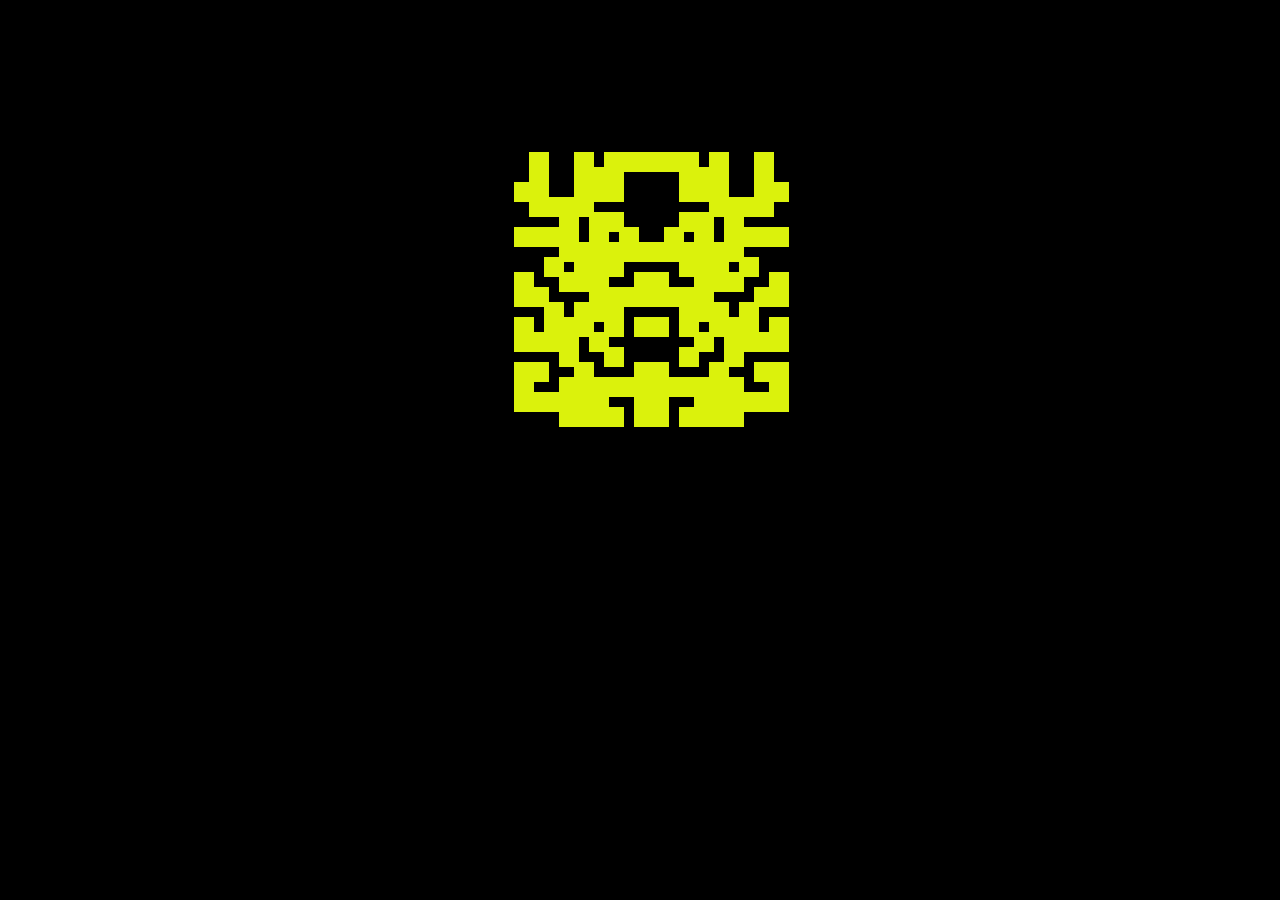
<file: Arcade/index.html>
<!DOCTYPE html>
<html>
<head>
	<html lang="en">
	<meta name="viewport" content="width=device-width, initial-scale=1">
	<link rel="stylesheet" type="text/css" href="style.css">
	
	<title>Arcade Generator - Tjorven Dewulf</title>
</head>
<body>

<div class="arcade-character"></div>
<script src="script.js" type="text/javascript"></script>
</body>
</html>
</file>
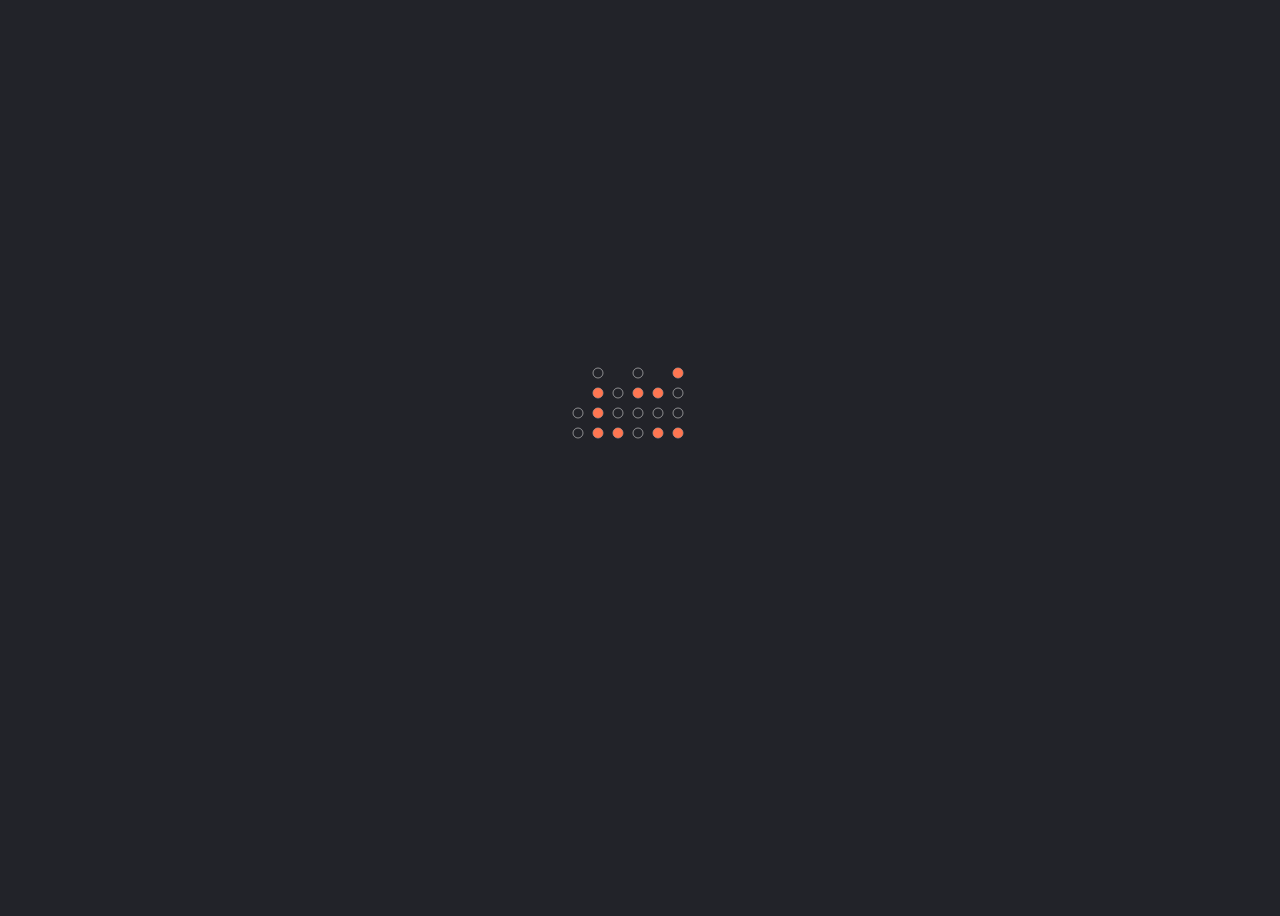
<file: Binaire Klok/index.html>
<!DOCTYPE html>
<html lang="en">
<head>
    <meta charset="UTF-8">
    <meta name="viewport" content="width=device-width, initial-scale=1.0">
    <meta http-equiv="X-UA-Compatible" content="ie=edge">
    <title>Binary Klok - Tjorven</title>
    <link rel="stylesheet" href="style.css">
</head>
<body>

<startTime>
  <div class="Container">
      <canvas id="canvas"></canvas>
    </div>
</startTime>
<script src="script.js"></script>
</body>
</html>
</file>
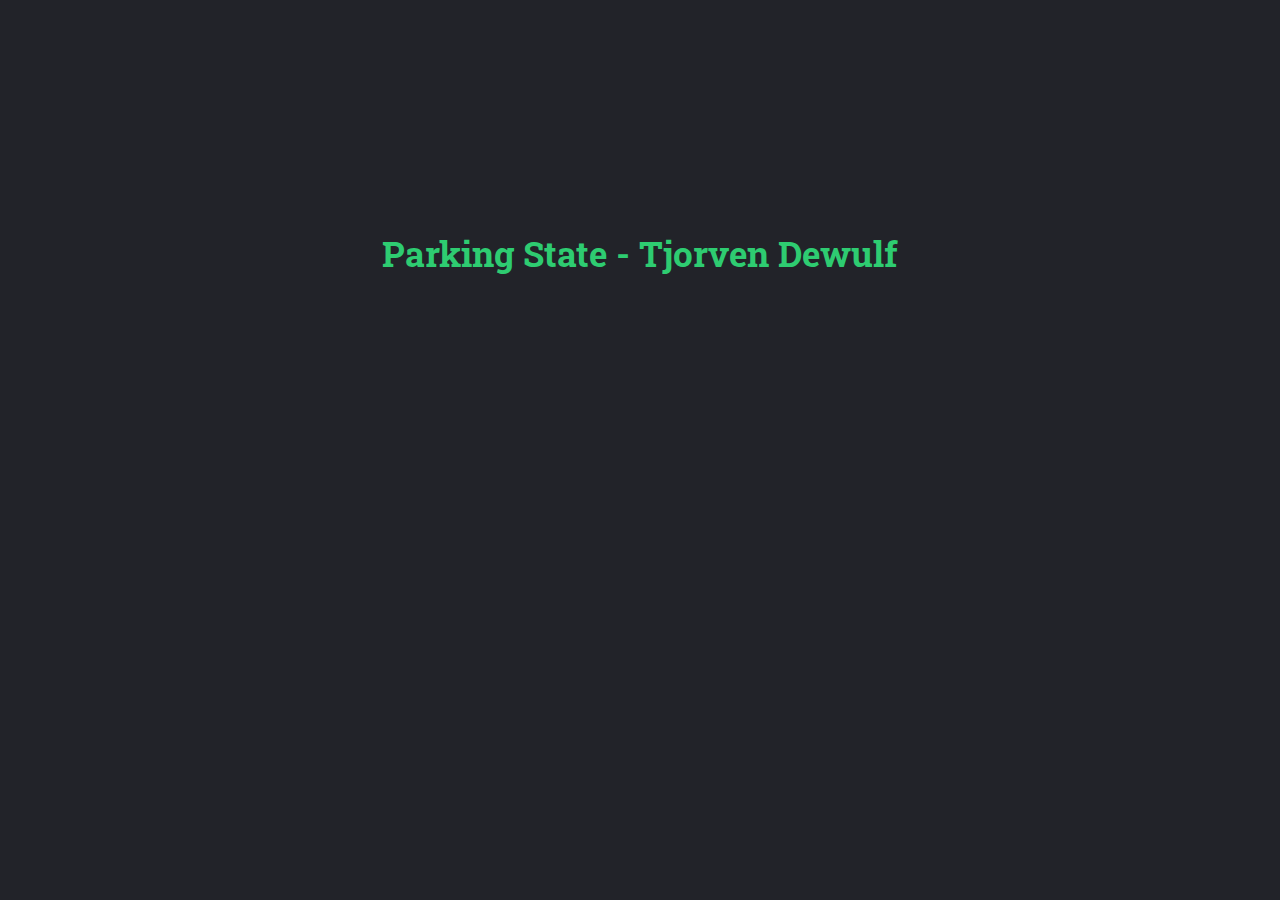
<file: Parking-app/index.html>
<!DOCTYPE html>
<html lang="en">
<head>
	<meta charset="UTF-8">
    <title>Parking State | New Media Development | Artevelde University College Ghent</title>
    <link href="https://fonts.googleapis.com/css?family=Lekton|Roboto+Slab" rel="stylesheet">
	<link rel="stylesheet" href="assets/css/main.css">
</head>
<body>

    <div class="container">
	<h1 id="title">Parking State - Tjorven Dewulf</h1>
    <div class="parking-spot"></div>
    </div>
	

	<script type="text/javascript" src="assets/js/ajax.js"></script>
	<script type="text/javascript" src="assets/js/models.js"></script>
	<script type="text/javascript" src="assets/js/main.js"></script>
</body>
</html>
</file>
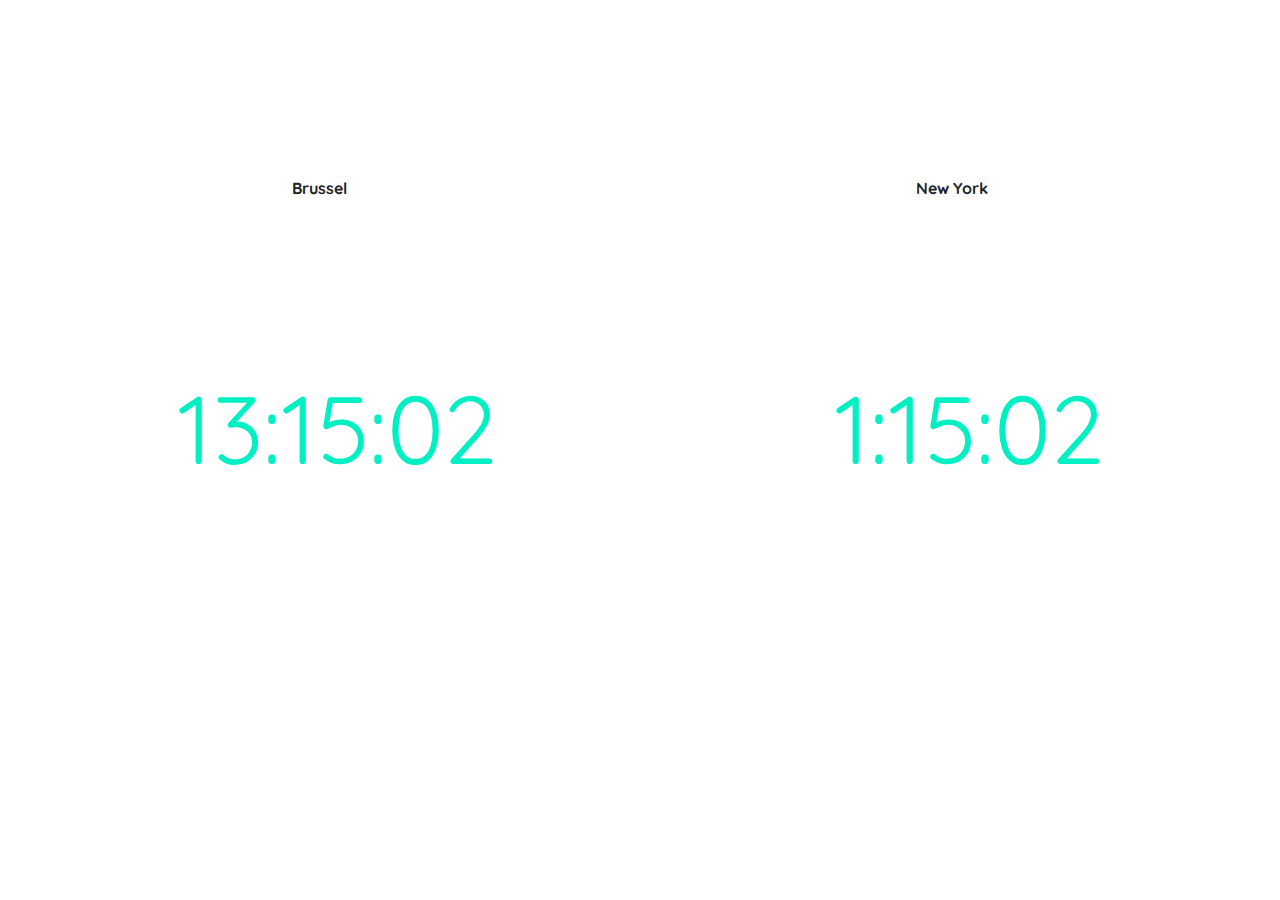
<file: Digitale Klok/digitale-klok.html>
<!DOCTYPE html>
<html>
    <head>
        <meta charset="UTF-8">
        <meta name="viewport" content="width=device-width, initial-scale=1.0">
        <meta http-equiv="X-UA-Compatible" content="ie=edge">
        <link rel="stylesheet" href="style.css">
        <link href="https://fonts.googleapis.com/css?family=Quicksand" rel="stylesheet">
        <title>Digitale Klok - Tjorven Dewulf</title>
    </head>
<script>
function startTime() {
    var today = new Date();
    var h = today.getHours()+6;
    var m = today.getMinutes();
    var s = today.getSeconds();
    m = checkTime(m);
    s = checkTime(s);
    document.getElementById('txt').textContent =
    h + ":" + m + ":" + s;
    var t = setTimeout(startTime, 500);
}
function checkTime(i) {
    if (i < 10) {i = "0" + i};  // add zero in front of numbers < 10
    return i;
}

function startTimeNewYork() {
    var today = new Date();
    var hs = today.getHours()-6;
    var ms= today.getMinutes();
    var ss = today.getSeconds();
    ms = checkTime(ms);
    ss = checkTime(ss);
    document.getElementById('txt2').textContent =
    hs + ":" + ms + ":" + ss;
    var t = setTimeout(startTimeNewYork, 500);
}
function checkTime(i) {
    if (i < 10) {i = "0" + i};  // add zero in front of numbers < 10
    return i;
}

</script>
</head>

<body onload="startTime();startTimeNewYork();">
<div class="flex1">
<h2>Brussel</h2>
<h2>New York</h2>
</div>
<div class="flex2">
<div id="txt"></div>
<div id="txt2"></div>
</div>

</body>
</html>
</file>
<file: Arcade/style.css>
body {
	background: rgba(0, 0, 0, 1);
}
.arcade-character {
	position:relative;
	margin-left: 40%;
	margin-top: 12%;

}
.led {
	background-color: #F3F3F3;
	display: block;
	width: 20px;
	height: 20px;
	box-sizing: border-box;
	border: 1px solid rgba(0, 0, 0, 0);
	position:absolute;
	top:0;
	left:0;
}
.led--on {
	background: #DBF20C;
}

.led--off {
	background: rgba(255, 255, 0, 0);
}
</file>
<file: Binaire Klok/style.css>
canvas {
  width: 130px;
  height: 162px;
}

body {
  background: #222329;
  display: flex;
  height: 100vh;
  align-items: center;
  justify-content: center;
}

.Container {
  position: relative;
  width: 169px;
  height: 360px;
}
</file>
<file: Parking-app/assets/css/main.css>
* {
	margin: 0;
	padding: 0;
}

body{
    background-color: #222329;
}

.container{

    max-width: 80%;
    margin: auto;
    padding-top: 18%;
}

#title{
    font-size: 35px;
    color: #222329;
    text-align: center;
    padding-bottom: 25px;
    font-family: 'Roboto Slab', serif;
    color: #2ecc71;
    
}

.parking-spot {
    max-width: 98%;
    font-family: 'Lekton', sans-serif;
    font-size: 16px;
    color: #ffffff;
    line-height: 20px;
}

.parkingSlot {
	max-width: 15%;
    float: left;
    box-sizing: border-box;
	margin: 1%;
}

.parking-available {
	color: green;
}

.parking-unavailable {
	color: red;
}

.parking-green {
	color: #2ecc71;
}

.parking-orange {
	color: #f1c40f;
}

.parking-red {
	color:#e74c3c;
}
</file>
<file: Digitale Klok/style.css>
.flex1{
    display: flex;
    width: 100%;
    height: 40vh;
    justify-content: space-around;
    align-items: center;
}

.flex2{
    display: flex;
    width: 100%;
    height: 0vh;
    justify-content: space-around;
    align-items: center;
}

#txt{

    font-family: 'Quicksand', sans-serif;
    color: #00F0C4;
    margin: auto;
    text-align: center;
    height: 20px;
    font-size: 6em;
}
#txt2{

    font-family: 'Quicksand', sans-serif;
    color: #00F0C4;
    margin: auto;
    text-align: center;
    height: 20px;
    font-size: 6em;
}

h2{
    font-size: 1em;
    color: #222329;
    font-family: 'Quicksand', sans-serif;
}
</file>
